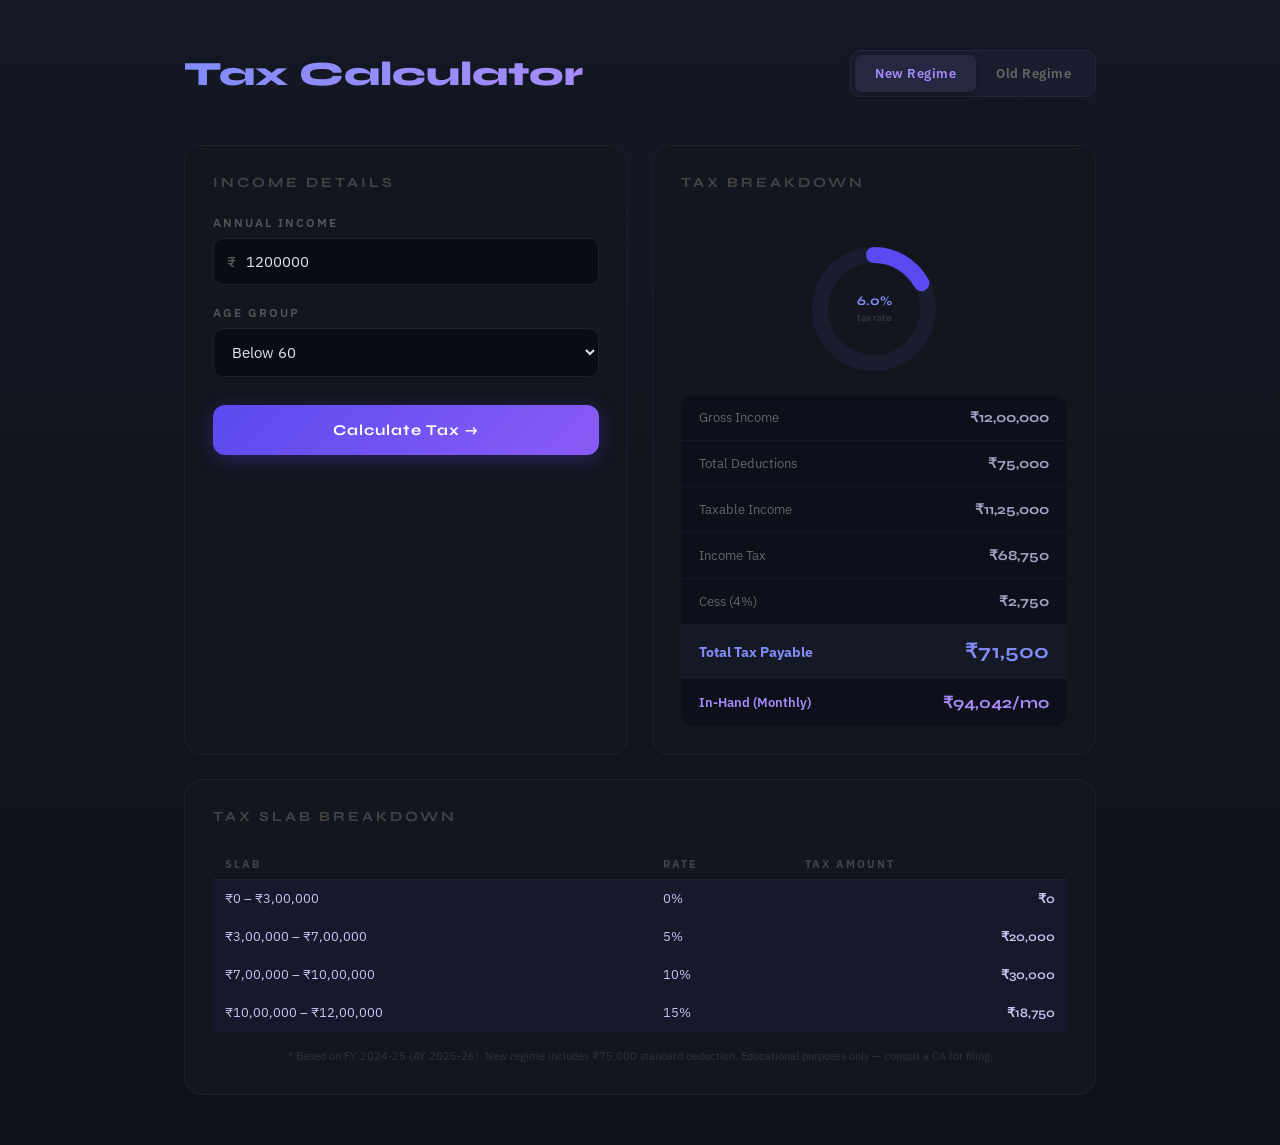
<file: index.html>
<!DOCTYPE html>
<html lang="en">
<head>
  <meta charset="UTF-8" />
  <meta name="viewport" content="width=device-width, initial-scale=1.0" />
  <title>Indian Tax Calculator FY 2024-25 — Daksh Jain</title>
  <link rel="stylesheet" href="style.css" />
  <link href="https://fonts.googleapis.com/css2?family=Syne:wght@400;600;700;800&family=IBM+Plex+Sans:wght@300;400;500;600&display=swap" rel="stylesheet" />
</head>
<body>
  <div class="container">
    <div class="top-bar">
      <h1>Tax Calculator</h1>
      <div class="regime-toggle">
        <button class="regime-btn active" id="new-btn" onclick="setRegime('new')">New Regime</button>
        <button class="regime-btn"        id="old-btn" onclick="setRegime('old')">Old Regime</button>
      </div>
    </div>

    <div class="grid">
      <!-- Input -->
      <div class="card">
        <div class="card-title">Income Details</div>

        <div class="field">
          <label>Annual Income</label>
          <div class="input-wrap"><span class="currency">₹</span>
            <input type="number" id="income" value="1200000" oninput="calculate()" />
          </div>
        </div>

        <div class="field">
          <label>Age Group</label>
          <select id="age" onchange="calculate()">
            <option value="general">Below 60</option>
            <option value="senior">60–80 (Senior)</option>
            <option value="super">Above 80 (Super Senior)</option>
          </select>
        </div>

        <!-- Old-regime deductions (hidden by default) -->
        <div id="old-fields" class="hidden">
          <div class="field"><label>HRA / Rent Deduction</label><div class="input-wrap"><span class="currency">₹</span><input type="number" id="hra"    value="0"      oninput="calculate()" /></div></div>
          <div class="field"><label>80C (max ₹1.5L)</label>     <div class="input-wrap"><span class="currency">₹</span><input type="number" id="sec80c" value="150000" oninput="calculate()" /></div></div>
          <div class="field"><label>80D (Health Insurance)</label><div class="input-wrap"><span class="currency">₹</span><input type="number" id="sec80d" value="25000"  oninput="calculate()" /></div></div>
          <div class="field"><label>Other Deductions</label>    <div class="input-wrap"><span class="currency">₹</span><input type="number" id="other"  value="0"      oninput="calculate()" /></div></div>
        </div>

        <button class="calc-btn" onclick="calculate()">Calculate Tax →</button>
      </div>

      <!-- Results -->
      <div class="card">
        <div class="card-title">Tax Breakdown</div>

        <div class="donut-wrap">
          <svg width="140" height="140" viewBox="0 0 140 140" class="donut">
            <circle cx="70" cy="70" r="54" fill="none" stroke="#1a1d2e" stroke-width="16" />
            <circle id="donut-ring" cx="70" cy="70" r="54" fill="none" stroke="#5a4af0"
              stroke-width="16" stroke-dasharray="339" stroke-dashoffset="339"
              stroke-linecap="round" transform="rotate(-90 70 70)" />
            <text id="d-pct" x="70" y="66" text-anchor="middle" fill="#818cf8"
              font-family="Syne,sans-serif" font-size="13" font-weight="700">0%</text>
            <text x="70" y="82" text-anchor="middle" fill="#444"
              font-family="IBM Plex Sans,sans-serif" font-size="10">tax rate</text>
          </svg>
        </div>

        <div class="result-panel">
          <div class="result-row">          <span class="result-label">Gross Income</span>     <span class="result-val" id="r-gross">—</span></div>
          <div class="result-row">          <span class="result-label">Total Deductions</span>  <span class="result-val" id="r-ded">—</span></div>
          <div class="result-row">          <span class="result-label">Taxable Income</span>    <span class="result-val" id="r-taxable">—</span></div>
          <div class="result-row">          <span class="result-label">Income Tax</span>         <span class="result-val" id="r-tax">—</span></div>
          <div class="result-row">          <span class="result-label">Cess (4%)</span>          <span class="result-val" id="r-cess">—</span></div>
          <div class="result-row big">      <span class="result-label">Total Tax Payable</span>  <span class="result-val" id="r-total">—</span></div>
          <div class="result-row highlight"><span class="result-label">In-Hand (Monthly)</span>  <span class="result-val" id="r-inhand">—</span></div>
        </div>
      </div>
    </div>

    <!-- Slab table -->
    <div class="card" style="margin-top:24px">
      <div class="card-title">Tax Slab Breakdown</div>
      <table class="slab-table">
        <thead><tr><th>Slab</th><th>Rate</th><th>Tax Amount</th></tr></thead>
        <tbody id="slab-body"></tbody>
      </table>
      <p class="note">* Based on FY 2024-25 (AY 2025-26). New regime includes ₹75,000 standard deduction. Educational purposes only — consult a CA for filing.</p>
    </div>
  </div>

  <script src="script.js"></script>
</body>
</html>
</file>
<file: style.css>
* { margin: 0; padding: 0; box-sizing: border-box; }

body {
  min-height: 100vh;
  background: #0e1117;
  color: #e8eaf0;
  font-family: 'IBM Plex Sans', sans-serif;
  background-image: linear-gradient(180deg, #141824 0%, #0e1117 100%);
}

.container { max-width: 960px; margin: 0 auto; padding: 50px 24px; }

/* Top bar */
.top-bar { display: flex; justify-content: space-between; align-items: center; margin-bottom: 48px; flex-wrap: wrap; gap: 16px; }
h1 { font-family: 'Syne', sans-serif; font-size: 34px; font-weight: 800; background: linear-gradient(90deg,#818cf8,#a78bfa); -webkit-background-clip: text; -webkit-text-fill-color: transparent; }

/* Regime toggle */
.regime-toggle { display: flex; background: #1a1d2e; border-radius: 10px; padding: 4px; border: 1px solid #252840; }
.regime-btn { border: none; background: none; padding: 10px 20px; border-radius: 7px; font-family: 'IBM Plex Sans', sans-serif; font-size: 13px; font-weight: 600; color: #666; cursor: pointer; transition: all 0.2s; letter-spacing: 0.5px; }
.regime-btn.active { background: #252840; color: #a78bfa; box-shadow: 0 2px 8px rgba(0,0,0,0.3); }

/* Grid */
.grid { display: grid; grid-template-columns: 1fr 1fr; gap: 24px; }
@media (max-width: 680px) { .grid { grid-template-columns: 1fr; } }

/* Card */
.card { background: #13151f; border: 1px solid #1e2033; border-radius: 18px; padding: 28px; }
.card-title { font-family: 'Syne', sans-serif; font-size: 14px; font-weight: 700; letter-spacing: 3px; text-transform: uppercase; color: #444; margin-bottom: 24px; }

/* Fields */
.field { margin-bottom: 20px; }
label { display: block; font-size: 12px; font-weight: 600; text-transform: uppercase; letter-spacing: 2px; color: #555; margin-bottom: 8px; }
.input-wrap { position: relative; }
.currency { position: absolute; left: 14px; top: 50%; transform: translateY(-50%); color: #555; font-size: 14px; font-weight: 600; }
input[type=number], select {
  width: 100%; background: #0a0c14; border: 1px solid #1e2033; border-radius: 10px;
  padding: 13px 14px 13px 32px; color: #e0e2f0; font-size: 15px;
  font-family: 'IBM Plex Sans', sans-serif; outline: none; transition: border-color 0.2s;
  -moz-appearance: textfield;
}
select { padding-left: 14px; }
input:focus, select:focus { border-color: #5a4af0; }
input::-webkit-outer-spin-button,
input::-webkit-inner-spin-button { -webkit-appearance: none; }

.hidden { display: none; }

/* Calc button */
.calc-btn {
  width: 100%; background: linear-gradient(135deg, #5a4af0, #8b5cf6);
  border: none; border-radius: 12px; padding: 16px;
  color: #fff; font-family: 'Syne', sans-serif; font-size: 15px; font-weight: 700;
  letter-spacing: 1px; cursor: pointer; margin-top: 8px; transition: all 0.2s;
  box-shadow: 0 4px 20px rgba(90,74,240,0.3);
}
.calc-btn:hover { box-shadow: 0 6px 28px rgba(90,74,240,0.5); transform: translateY(-1px); }

/* Donut */
.donut-wrap { display: flex; justify-content: center; padding: 24px 0 16px; }
svg.donut circle { transition: stroke-dashoffset 0.6s ease; }

/* Result panel */
.result-panel { background: #0d0f1a; border-radius: 14px; overflow: hidden; }
.result-row { display: flex; justify-content: space-between; align-items: center; padding: 14px 18px; border-bottom: 1px solid #151825; }
.result-row:last-child { border-bottom: none; }
.result-label { font-size: 13px; color: #666; }
.result-val   { font-family: 'Syne', sans-serif; font-size: 14px; font-weight: 700; color: #a0a4c0; }
.result-row.highlight .result-label { color: #a78bfa; font-weight: 600; }
.result-row.highlight .result-val   { color: #a78bfa; font-size: 16px; }
.result-row.big { background: #151825; }
.result-row.big .result-label { color: #818cf8; font-size: 14px; font-weight: 700; }
.result-row.big .result-val   { color: #818cf8; font-size: 20px; }

/* Slab table */
.slab-table { width: 100%; border-collapse: collapse; font-size: 13px; }
.slab-table th { text-align: left; padding: 8px 12px; color: #444; font-size: 11px; text-transform: uppercase; letter-spacing: 2px; border-bottom: 1px solid #1e2033; }
.slab-table td { padding: 10px 12px; border-bottom: 1px solid #151825; color: #778; }
.slab-table tr.active td { color: #c4c8f0; background: rgba(90,74,240,0.06); }
.slab-table .amt { text-align: right; font-family: 'Syne', sans-serif; font-weight: 600; color: #818cf8; }
.note { font-size: 11px; color: #333; margin-top: 16px; line-height: 1.6; text-align: center; }
</file>
